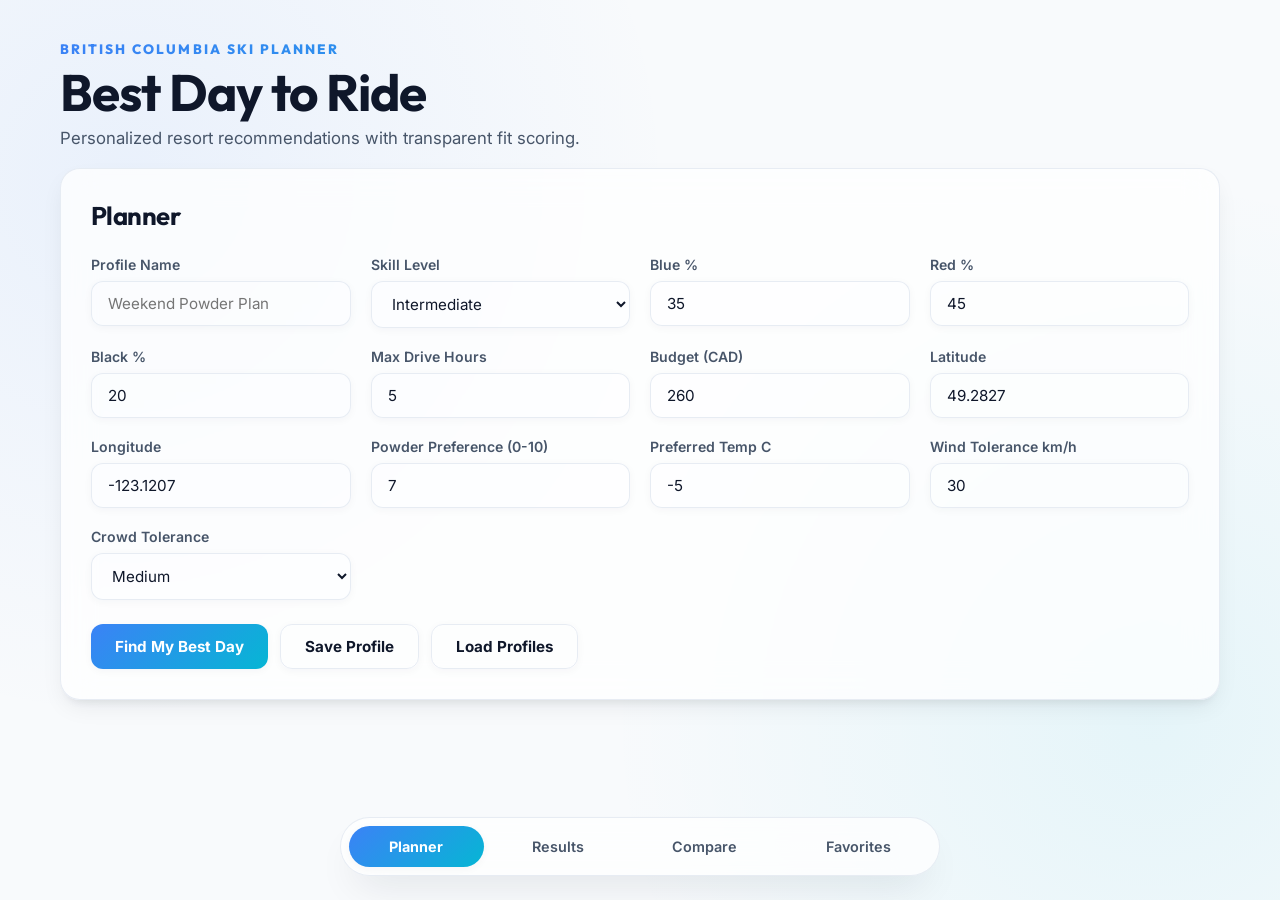
<file: index.html>
<!doctype html>
<html lang="en">
<head>
  <meta charset="utf-8">
  <meta name="viewport" content="width=device-width, initial-scale=1">
  <title>Best Day to Ride Planner</title>
  <link rel="stylesheet" href="/static/styles.css">
</head>
<body>
  <main class="layout">
    <section class="hero">
      <p class="eyebrow">British Columbia Ski Planner</p>
      <h1>Best Day to Ride</h1>
      <p class="subtitle">Personalized resort recommendations with transparent fit scoring.</p>
    </section>

    <section id="tab-planner" class="tab-screen active">
      <section class="panel">
        <h2>Planner</h2>
        <form id="plannerForm" class="form-grid">
          <label>Profile Name <input id="profileName" type="text" placeholder="Weekend Powder Plan"></label>
          <label>Skill Level
            <select id="skillLevel">
              <option value="beginner">Beginner</option>
              <option value="intermediate" selected>Intermediate</option>
              <option value="expert">Expert</option>
            </select>
          </label>
          <label>Blue % <input id="blueMix" type="number" value="35" min="0" max="100"></label>
          <label>Red % <input id="redMix" type="number" value="45" min="0" max="100"></label>
          <label>Black % <input id="blackMix" type="number" value="20" min="0" max="100"></label>
          <label>Max Drive Hours <input id="maxDrive" type="number" value="5" step="0.5" min="0.5"></label>
          <label>Budget (CAD) <input id="budget" type="number" value="260" step="5" min="50"></label>
          <label>Latitude <input id="userLat" type="number" step="0.0001" value="49.2827"></label>
          <label>Longitude <input id="userLon" type="number" step="0.0001" value="-123.1207"></label>
          <label>Powder Preference (0-10) <input id="powderPref" type="number" value="7" min="0" max="10"></label>
          <label>Preferred Temp C <input id="tempPref" type="number" value="-5" step="1"></label>
          <label>Wind Tolerance km/h <input id="windTol" type="number" value="30" min="5" max="80"></label>
          <label>Crowd Tolerance
            <select id="crowdTol">
              <option value="low">Low (avoid crowds)</option>
              <option value="medium" selected>Medium</option>
              <option value="high">High (crowds acceptable)</option>
            </select>
          </label>
        </form>
        <div class="actions">
          <button id="runBtn">Find My Best Day</button>
          <button id="saveProfileBtn" class="secondary">Save Profile</button>
          <button id="loadProfilesBtn" class="secondary">Load Profiles</button>
        </div>
        <p id="statusText" class="status"></p>
      </section>
    </section>

    <section id="tab-results" class="tab-screen">
      <section class="panel">
        <h2>Ranked Recommendations</h2>
        <div id="resultsWrap" class="cards"></div>
      </section>
    </section>

    <section id="tab-compare" class="tab-screen">
      <section class="panel">
        <h2>Top 3 Compare</h2>
        <div id="compareWrap" class="table-wrap"></div>
      </section>
    </section>

    <section id="tab-favorites" class="tab-screen">
      <section class="panel">
        <h2>Favorites / Watchlist</h2>
        <div class="actions">
          <button id="loadFavsBtn" class="secondary">Load Favorites</button>
        </div>
        <div id="favoritesWrap"></div>
      </section>
    </section>
  </main>

  <nav class="tabbar">
    <button class="tab-btn active" data-tab="planner">Planner</button>
    <button class="tab-btn" data-tab="results">Results</button>
    <button class="tab-btn" data-tab="compare">Compare</button>
    <button class="tab-btn" data-tab="favorites">Favorites</button>
  </nav>

  <script>
    const statusText = document.getElementById("statusText");
    const resultsWrap = document.getElementById("resultsWrap");
    const compareWrap = document.getElementById("compareWrap");
    const favoritesWrap = document.getElementById("favoritesWrap");
    const tabButtons = Array.from(document.querySelectorAll(".tab-btn"));
    const tabScreens = {
      planner: document.getElementById("tab-planner"),
      results: document.getElementById("tab-results"),
      compare: document.getElementById("tab-compare"),
      favorites: document.getElementById("tab-favorites"),
    };

    function setTab(tab) {
      for (const [key, screen] of Object.entries(tabScreens)) {
        screen.classList.toggle("active", key === tab);
      }
      for (const btn of tabButtons) {
        btn.classList.toggle("active", btn.dataset.tab === tab);
      }
    }

    tabButtons.forEach(btn => btn.addEventListener("click", () => setTab(btn.dataset.tab)));

    function plannerPayload() {
      return {
        skill_level: document.getElementById("skillLevel").value,
        terrain_mix: {
          blue: Number(document.getElementById("blueMix").value),
          red: Number(document.getElementById("redMix").value),
          black: Number(document.getElementById("blackMix").value),
        },
        max_drive_hours: Number(document.getElementById("maxDrive").value),
        budget_cad: Number(document.getElementById("budget").value),
        user_lat: Number(document.getElementById("userLat").value),
        user_lon: Number(document.getElementById("userLon").value),
        powder_preference: Number(document.getElementById("powderPref").value),
        preferred_temp_c: Number(document.getElementById("tempPref").value),
        wind_tolerance_kmh: Number(document.getElementById("windTol").value),
        crowd_tolerance: document.getElementById("crowdTol").value
      };
    }

    function renderCompare(rows) {
      if (!rows || !rows.length) {
        compareWrap.innerHTML = "<p>No comparison available yet.</p>";
        return;
      }
      compareWrap.innerHTML = `
        <table>
          <thead>
            <tr><th>Resort</th><th>Fit</th><th>Slope km</th><th>Lifts</th><th>Trip Cost</th><th>Drive Hrs</th><th>Best Window</th></tr>
          </thead>
          <tbody>
            ${rows.map(r => `
              <tr>
                <td>${r.name}</td>
                <td>${r.fit_score}</td>
                <td>${r.total_slope_km ?? "N/A"}</td>
                <td>${r.lifts_count ?? "N/A"}</td>
                <td>$${r.total_trip_cad}</td>
                <td>${r.travel_hours ?? "N/A"}</td>
                <td>${r.best_day_window}</td>
              </tr>`).join("")}
          </tbody>
        </table>`;
    }

    function scoreBar(value) {
      const pct = Math.max(0, Math.min(100, Math.round(value * 100)));
      return `<div class="bar"><span style="width:${pct}%"></span></div><small>${pct}%</small>`;
    }

    function renderResults(rows) {
      if (!rows || !rows.length) {
        resultsWrap.innerHTML = "<p>No resorts match these constraints.</p>";
        return;
      }
      resultsWrap.innerHTML = rows.map(row => `
        <article class="card">
          <div class="card-top">
            <h3>#${row.rank} ${row.resort.name}</h3>
            <strong>${row.fit_score} Fit</strong>
          </div>
          <p>${row.why_top}</p>
          <p><b>Best day/time:</b> ${row.best_day_window}</p>
          <p><b>Est. cost:</b> Lift $${row.estimated_cost.day_pass_cad} + Travel $${row.estimated_cost.travel_cad} = <b>$${row.estimated_cost.total_cad}</b></p>
          <p><b>Travel:</b> ${row.estimated_travel.drive_hours ?? "N/A"} hr, ${row.estimated_travel.distance_km ?? "N/A"} km</p>
          <p><b>Terrain:</b> ${row.resort.total_slope_km ?? "N/A"} km total (${row.resort.blue_slope_km ?? "N/A"} blue / ${row.resort.red_slope_km ?? "N/A"} red / ${row.resort.black_slope_km ?? "N/A"} black)</p>
          <div class="score-grid">
            <div>Terrain ${scoreBar(row.score_breakdown.terrain)}</div>
            <div>Skill ${scoreBar(row.score_breakdown.skill)}</div>
            <div>Budget ${scoreBar(row.score_breakdown.budget)}</div>
            <div>Drive ${scoreBar(row.score_breakdown.drive)}</div>
            <div>Crowd ${scoreBar(row.score_breakdown.crowd)}</div>
            <div>Weather ${scoreBar(row.score_breakdown.weather)}</div>
          </div>
          <div class="actions">
            <button class="secondary" onclick="saveFavorite('${row.resort.id}')">Add to Favorites</button>
            <a class="link-btn" href="${row.resort.source_url}" target="_blank" rel="noreferrer">Source</a>
          </div>
        </article>
      `).join("");
    }

    async function runPlanner() {
      statusText.textContent = "Running planner...";
      resultsWrap.innerHTML = "";
      compareWrap.innerHTML = "";
      try {
        const res = await fetch("/api/planner/recommend", {
          method: "POST",
          headers: {"Content-Type": "application/json"},
          body: JSON.stringify(plannerPayload())
        });
        if (!res.ok) throw new Error("Planner request failed");
        const data = await res.json();
        renderCompare(data.compare_top_3);
        renderResults(data.results);
        statusText.textContent = data.alert ? `Done. ${data.alert}` : "Done.";
        setTab("results");
      } catch (err) {
        console.error(err);
        statusText.textContent = "Planner failed. Check server logs.";
      }
    }

    async function saveProfile() {
      const name = document.getElementById("profileName").value.trim();
      if (!name) {
        statusText.textContent = "Enter profile name first.";
        return;
      }
      const res = await fetch("/api/planner/profiles", {
        method: "POST",
        headers: {"Content-Type": "application/json"},
        body: JSON.stringify({name, preferences: plannerPayload()})
      });
      statusText.textContent = res.ok ? `Profile "${name}" saved.` : "Failed to save profile.";
    }

    async function loadProfiles() {
      const res = await fetch("/api/planner/profiles");
      if (!res.ok) {
        statusText.textContent = "Failed to load profiles.";
        return;
      }
      const profiles = await res.json();
      if (!profiles.length) {
        statusText.textContent = "No saved profiles yet.";
        return;
      }
      statusText.textContent = `Saved profiles: ${profiles.map(p => p.name).join(", ")}`;
    }

    async function saveFavorite(resortId) {
      const res = await fetch("/api/planner/favorites", {
        method: "POST",
        headers: {"Content-Type": "application/json"},
        body: JSON.stringify({resort_id: resortId})
      });
      statusText.textContent = res.ok ? "Added to favorites." : "Failed to add favorite.";
    }
    window.saveFavorite = saveFavorite;

    async function loadFavorites() {
      const res = await fetch("/api/planner/favorites");
      if (!res.ok) {
        favoritesWrap.innerHTML = "<p>Failed to load favorites.</p>";
        return;
      }
      const rows = await res.json();
      favoritesWrap.innerHTML = rows.length
        ? `<ul>${rows.map(r => `<li>${r.resort_id}${r.note ? " - " + r.note : ""}</li>`).join("")}</ul>`
        : "<p>No favorites yet.</p>";
    }

    document.getElementById("runBtn").addEventListener("click", runPlanner);
    document.getElementById("saveProfileBtn").addEventListener("click", saveProfile);
    document.getElementById("loadProfilesBtn").addEventListener("click", loadProfiles);
    document.getElementById("loadFavsBtn").addEventListener("click", () => {
      loadFavorites();
      setTab("favorites");
    });
  </script>
</body>
</html>
</file>
<file: static/styles.css>
@import url('https://fonts.googleapis.com/css2?family=Inter:wght@300;400;500;600;700&family=Outfit:wght@400;500;600;700;800&display=swap');

:root {
  /* HSL Color System */
  --bg-app: #f8fafc;
  --bg-card: rgba(255, 255, 255, 0.75);
  --bg-card-hover: rgba(255, 255, 255, 0.9);
  --border-color: rgba(226, 232, 240, 0.8);
  --border-focus: #3b82f6;
  
  --text-primary: #0f172a;
  --text-secondary: #475569;
  --text-muted: #94a3b8;
  
  --accent-primary: #2563eb;
  --accent-secondary: #0d9488;
  --accent-gradient: linear-gradient(135deg, #3b82f6 0%, #06b6d4 100%);
  --accent-gradient-hover: linear-gradient(135deg, #2563eb 0%, #0891b2 100%);
  
  --success: #10b981;
  --warning: #f59e0b;
  --danger: #ef4444;
  
  --shadow-sm: 0 2px 8px rgba(15, 23, 42, 0.04);
  --shadow-md: 0 10px 25px -5px rgba(15, 23, 42, 0.08), 0 8px 10px -6px rgba(15, 23, 42, 0.08);
  --shadow-lg: 0 20px 40px -15px rgba(15, 23, 42, 0.12);
  
  --glass-blur: 16px;
  --radius-lg: 20px;
  --radius-md: 12px;
  --radius-sm: 8px;
}

[data-theme="dark"] {
  --bg-app: #090d16;
  --bg-card: rgba(17, 24, 39, 0.65);
  --bg-card-hover: rgba(24, 32, 49, 0.8);
  --border-color: rgba(37, 50, 77, 0.5);
  --border-focus: #06b6d4;
  
  --text-primary: #f8fafc;
  --text-secondary: #94a3b8;
  --text-muted: #64748b;
  
  --accent-primary: #3b82f6;
  --accent-secondary: #06b6d4;
  --accent-gradient: linear-gradient(135deg, #3b82f6 0%, #8b5cf6 100%);
  --accent-gradient-hover: linear-gradient(135deg, #2563eb 0%, #7c3aed 100%);
  
  --shadow-sm: 0 2px 8px rgba(0, 0, 0, 0.3);
  --shadow-md: 0 10px 25px -5px rgba(0, 0, 0, 0.4), 0 8px 10px -6px rgba(0, 0, 0, 0.4);
  --shadow-lg: 0 20px 40px -15px rgba(0, 0, 0, 0.5);
}

* {
  box-sizing: border-box;
  margin: 0;
  padding: 0;
  transition: background-color 0.3s ease, border-color 0.3s ease, color 0.15s ease;
}

body {
  font-family: 'Inter', system-ui, -apple-system, sans-serif;
  color: var(--text-primary);
  background-color: var(--bg-app);
  min-height: 100vh;
  position: relative;
  overflow-x: hidden;
}

body::before {
  content: "";
  position: absolute;
  top: 0;
  left: 0;
  width: 100%;
  height: 100%;
  background: 
    radial-gradient(circle at 10% 20%, rgba(59, 130, 246, 0.08) 0%, transparent 40%),
    radial-gradient(circle at 90% 80%, rgba(6, 182, 212, 0.08) 0%, transparent 40%);
  z-index: -1;
  pointer-events: none;
}

/* Typography */
h1, h2, h3, h4 {
  font-family: 'Outfit', sans-serif;
  font-weight: 700;
  letter-spacing: -0.02em;
}

/* Layout */
.layout {
  max-width: 1200px;
  margin: 0 auto;
  padding: 40px 20px 120px;
}

/* Header & Theme Toggle */
.header-wrapper {
  display: flex;
  justify-content: space-between;
  align-items: center;
  margin-bottom: 30px;
}

.hero {
  flex-grow: 1;
}

.eyebrow {
  font-family: 'Outfit', sans-serif;
  text-transform: uppercase;
  font-weight: 800;
  font-size: 0.85rem;
  letter-spacing: 0.15em;
  background: var(--accent-gradient);
  -webkit-background-clip: text;
  -webkit-text-fill-color: transparent;
  margin-bottom: 6px;
}

.hero h1 {
  font-size: clamp(2rem, 6vw, 3.2rem);
  line-height: 1.1;
  margin-bottom: 8px;
}

.subtitle {
  font-size: 1.05rem;
  color: var(--text-secondary);
  max-width: 600px;
}

/* Theme Switcher */
.theme-toggle {
  background: var(--bg-card);
  border: 1px solid var(--border-color);
  padding: 10px;
  border-radius: 50%;
  cursor: pointer;
  box-shadow: var(--shadow-sm);
  display: flex;
  align-items: center;
  justify-content: center;
}

.theme-toggle:hover {
  background-color: var(--bg-card-hover);
  transform: scale(1.05);
}

.theme-toggle svg {
  width: 20px;
  height: 20px;
  fill: none;
  stroke: var(--text-primary);
  stroke-width: 2;
  stroke-linecap: round;
  stroke-linejoin: round;
}

/* Tabs & Screens */
.tab-screen {
  display: none;
  animation: fadeIn 0.4s cubic-bezier(0.16, 1, 0.3, 1);
}

.tab-screen.active {
  display: block;
}

@keyframes fadeIn {
  from { opacity: 0; transform: translateY(8px); }
  to { opacity: 1; transform: translateY(0); }
}

/* Panels */
.panel {
  background: var(--bg-card);
  border: 1px solid var(--border-color);
  backdrop-filter: blur(var(--glass-blur));
  -webkit-backdrop-filter: blur(var(--glass-blur));
  border-radius: var(--radius-lg);
  padding: 30px;
  box-shadow: var(--shadow-md);
  margin-top: 20px;
}

.panel h2 {
  font-size: 1.6rem;
  margin-bottom: 24px;
  display: flex;
  align-items: center;
  gap: 10px;
}

/* Forms & Grid */
.form-grid {
  display: grid;
  grid-template-columns: repeat(auto-fill, minmax(220px, 1fr));
  gap: 20px;
  margin-bottom: 24px;
}

.form-group-full {
  grid-column: 1 / -1;
}

label {
  display: flex;
  flex-direction: column;
  gap: 8px;
  font-size: 0.88rem;
  font-weight: 600;
  color: var(--text-secondary);
}

input, select, textarea {
  background: rgba(255, 255, 255, 0.05);
  border: 1px solid var(--border-color);
  border-radius: var(--radius-md);
  padding: 12px 16px;
  font-family: inherit;
  font-size: 0.95rem;
  color: var(--text-primary);
  outline: none;
  box-shadow: var(--shadow-sm);
  background-color: rgba(255, 255, 255, 0.02);
}

[data-theme="light"] input, [data-theme="light"] select, [data-theme="light"] textarea {
  background-color: #ffffff;
}

input:focus, select:focus, textarea:focus {
  border-color: var(--border-focus);
  box-shadow: 0 0 0 3px rgba(59, 130, 246, 0.15);
}

/* Buttons */
button, .link-btn {
  display: inline-flex;
  align-items: center;
  justify-content: center;
  gap: 8px;
  background: var(--accent-gradient);
  color: #fff;
  border: none;
  border-radius: var(--radius-md);
  padding: 12px 24px;
  font-family: inherit;
  font-weight: 700;
  font-size: 0.95rem;
  cursor: pointer;
  box-shadow: var(--shadow-sm);
  text-decoration: none;
}

button:hover, .link-btn:hover {
  background: var(--accent-gradient-hover);
  transform: translateY(-1px);
  box-shadow: var(--shadow-md);
}

button:active, .link-btn:active {
  transform: translateY(1px);
}

button.secondary, .link-btn.secondary {
  background: transparent;
  border: 1px solid var(--border-color);
  color: var(--text-primary);
}

button.secondary:hover, .link-btn.secondary:hover {
  background-color: var(--bg-card-hover);
  border-color: var(--text-secondary);
}

button.danger {
  background: var(--danger);
  color: white;
}

button.danger:hover {
  background: #dc2626;
}

.actions {
  display: flex;
  flex-wrap: wrap;
  gap: 12px;
  margin-top: 20px;
}

.input-with-action {
  display: flex;
  gap: 8px;
}

.input-with-action input {
  flex-grow: 1;
}

/* Terrain Mix Bar */
.terrain-visualizer {
  background: #e2e8f0;
  height: 20px;
  border-radius: var(--radius-sm);
  display: flex;
  overflow: hidden;
  margin-top: 10px;
  box-shadow: inset 0 2px 4px rgba(0,0,0,0.06);
}

[data-theme="dark"] .terrain-visualizer {
  background: #1e293b;
}

.terrain-bar-blue { background: #3b82f6; transition: width 0.3s ease; }
.terrain-bar-red { background: #ef4444; transition: width 0.3s ease; }
.terrain-bar-black { background: #0f172a; transition: width 0.3s ease; }
[data-theme="dark"] .terrain-bar-black { background: #f8fafc; }

.terrain-mix-inputs {
  display: grid;
  grid-template-columns: repeat(3, 1fr);
  gap: 10px;
}

/* Cards & Grid for Results */
.filter-bar {
  display: flex;
  flex-wrap: wrap;
  justify-content: space-between;
  align-items: center;
  gap: 15px;
  margin-bottom: 25px;
  padding-bottom: 15px;
  border-bottom: 1px solid var(--border-color);
}

.filter-controls {
  display: flex;
  gap: 10px;
  align-items: center;
}

.cards {
  display: grid;
  grid-template-columns: repeat(auto-fill, minmax(350px, 1fr));
  gap: 24px;
}

.card {
  background: var(--bg-card);
  border: 1px solid var(--border-color);
  border-radius: var(--radius-lg);
  padding: 24px;
  box-shadow: var(--shadow-sm);
  display: flex;
  flex-direction: column;
  gap: 16px;
  position: relative;
  overflow: hidden;
}

.card:hover {
  background: var(--bg-card-hover);
  transform: translateY(-4px);
  box-shadow: var(--shadow-md);
}

.card-header {
  display: flex;
  justify-content: space-between;
  align-items: flex-start;
  gap: 10px;
}

.card-title-group h3 {
  font-size: 1.35rem;
  line-height: 1.2;
}

.card-rank-badge {
  background: var(--accent-gradient);
  color: white;
  padding: 4px 10px;
  border-radius: 999px;
  font-size: 0.75rem;
  font-weight: 800;
}

.fit-score-badge {
  font-size: 1.1rem;
  font-weight: 800;
  color: var(--accent-primary);
  background: rgba(59, 130, 246, 0.1);
  padding: 6px 12px;
  border-radius: var(--radius-md);
  align-self: flex-start;
}

.card-why {
  font-size: 0.92rem;
  color: var(--text-secondary);
  line-height: 1.5;
  padding: 10px;
  background: rgba(255,255,255,0.03);
  border-left: 3px solid var(--accent-secondary);
  border-radius: 0 var(--radius-sm) var(--radius-sm) 0;
}

.card-details {
  display: flex;
  flex-direction: column;
  gap: 8px;
  font-size: 0.88rem;
  border-bottom: 1px solid var(--border-color);
  padding-bottom: 12px;
}

.detail-row {
  display: flex;
  justify-content: space-between;
}

.detail-label {
  color: var(--text-muted);
}

.detail-value {
  font-weight: 600;
}

/* Score breakdown bar grid */
.score-grid {
  display: grid;
  grid-template-columns: repeat(2, 1fr);
  gap: 12px;
}

.score-item {
  display: flex;
  flex-direction: column;
  gap: 4px;
  font-size: 0.8rem;
  font-weight: 600;
  color: var(--text-secondary);
}

.bar {
  background: #f1f5f9;
  height: 6px;
  border-radius: 999px;
  overflow: hidden;
}

[data-theme="dark"] .bar {
  background: #1e293b;
}

.bar span {
  display: block;
  height: 100%;
  background: var(--accent-gradient);
}

.score-header {
  display: flex;
  justify-content: space-between;
}

/* Comparison Display */
.compare-container {
  display: grid;
  grid-template-columns: repeat(auto-fit, minmax(300px, 1fr));
  gap: 20px;
  margin-top: 10px;
}

.compare-card {
  background: var(--bg-card);
  border: 1px solid var(--border-color);
  border-radius: var(--radius-lg);
  padding: 24px;
  box-shadow: var(--shadow-sm);
  display: flex;
  flex-direction: column;
  gap: 18px;
  position: relative;
}

.compare-card.highlighted {
  border: 2px solid var(--border-focus);
  background: var(--bg-card-hover);
}

.compare-badge {
  position: absolute;
  top: 15px;
  right: 15px;
  padding: 4px 10px;
  border-radius: 999px;
  font-size: 0.75rem;
  font-weight: 700;
  color: white;
}

.compare-badge.best-fit { background: #3b82f6; }
.compare-badge.budget { background: #10b981; }
.compare-badge.closest { background: #f59e0b; }

.compare-resort-name {
  font-size: 1.4rem;
  margin-top: 10px;
}

/* Profile List Modal or Popup styling */
.profile-select-wrapper {
  display: flex;
  gap: 10px;
  margin-bottom: 20px;
}

.profile-dropdown {
  flex-grow: 1;
}

/* Favorites note editing UI */
.favorite-note-box {
  margin-top: 10px;
  width: 100%;
  min-height: 60px;
  resize: vertical;
}

/* Bottom Tab Bar */
.tabbar {
  position: fixed;
  left: 50%;
  transform: translateX(-50%);
  bottom: 24px;
  z-index: 100;
  display: flex;
  gap: 8px;
  padding: 8px;
  border-radius: 999px;
  border: 1px solid var(--border-color);
  background: rgba(255, 255, 255, 0.75);
  backdrop-filter: blur(20px);
  -webkit-backdrop-filter: blur(20px);
  box-shadow: var(--shadow-lg);
  max-width: 600px;
  width: calc(100% - 32px);
}

[data-theme="dark"] .tabbar {
  background: rgba(15, 23, 42, 0.75);
}

.tab-btn {
  border: none;
  background: transparent;
  color: var(--text-secondary);
  font-weight: 600;
  font-size: 0.9rem;
  padding: 12px 20px;
  border-radius: 999px;
  flex-grow: 1;
  display: flex;
  align-items: center;
  justify-content: center;
  gap: 8px;
  box-shadow: none;
}

.tab-btn:hover {
  background-color: rgba(0, 0, 0, 0.05);
  color: var(--text-primary);
  transform: none;
}

[data-theme="dark"] .tab-btn:hover {
  background-color: rgba(255, 255, 255, 0.05);
}

.tab-btn.active {
  color: #fff;
  background: var(--accent-gradient);
  font-weight: 700;
  box-shadow: var(--shadow-sm);
}

.tab-btn.active:hover {
  background: var(--accent-gradient-hover);
  color: #fff;
}

/* Status text styling */
.status {
  padding: 12px 16px;
  border-radius: var(--radius-md);
  font-size: 0.92rem;
  margin-top: 15px;
  display: none;
}

.status.visible {
  display: block;
}

.status.success-style {
  background: rgba(16, 185, 129, 0.1);
  border: 1px solid rgba(16, 185, 129, 0.2);
  color: var(--success);
}

.status.info-style {
  background: rgba(59, 130, 246, 0.1);
  border: 1px solid rgba(59, 130, 246, 0.2);
  color: var(--accent-primary);
}

.status.error-style {
  background: rgba(239, 68, 68, 0.1);
  border: 1px solid rgba(239, 68, 68, 0.2);
  color: var(--danger);
}

/* Responsive design adjustments */
@media (max-width: 768px) {
  .layout {
    padding-bottom: 160px;
  }
  .form-grid {
    grid-template-columns: 1fr 1fr;
  }
  .tabbar {
    border-radius: 0;
    left: 0;
    bottom: 0;
    width: 100%;
    transform: none;
    max-width: none;
  }
  .tab-btn {
    padding: 12px 8px;
    font-size: 0.8rem;
    flex-direction: column;
    gap: 4px;
  }
}

@media (max-width: 480px) {
  .form-grid {
    grid-template-columns: 1fr;
  }
  .cards {
    grid-template-columns: 1fr;
  }
  .score-grid {
    grid-template-columns: 1fr;
  }
}

/* Vibe Cards Selector */
.vibe-grid {
  display: grid;
  grid-template-columns: repeat(auto-fill, minmax(200px, 1fr));
  gap: 15px;
  margin-top: 8px;
}

.vibe-card {
  background: rgba(255, 255, 255, 0.03);
  border: 1px solid var(--border-color);
  border-radius: var(--radius-md);
  padding: 16px;
  cursor: pointer;
  text-align: center;
  transition: all 0.2s cubic-bezier(0.4, 0, 0.2, 1);
  display: flex;
  flex-direction: column;
  align-items: center;
  gap: 8px;
}

[data-theme="light"] .vibe-card {
  background: #ffffff;
}

.vibe-card:hover {
  border-color: var(--text-secondary);
  transform: translateY(-2px);
  box-shadow: var(--shadow-sm);
}

.vibe-card.active {
  border-color: var(--border-focus);
  background: rgba(59, 130, 246, 0.08);
  box-shadow: 0 0 0 2px var(--border-focus);
}

[data-theme="dark"] .vibe-card.active {
  background: rgba(6, 182, 212, 0.12);
}

.vibe-icon {
  font-size: 2rem;
  line-height: 1;
}

.vibe-name {
  font-weight: 700;
  font-size: 0.95rem;
}

.vibe-desc {
  font-size: 0.78rem;
  color: var(--text-secondary);
  line-height: 1.3;
}

/* Collapsible Advanced Section */
.advanced-toggle-btn {
  background: transparent;
  color: var(--text-secondary);
  border: 1px dashed var(--border-color);
  width: 100%;
  padding: 12px;
  border-radius: var(--radius-md);
  font-weight: 600;
  margin-top: 15px;
  box-shadow: none;
  cursor: pointer;
  display: flex;
  align-items: center;
  justify-content: center;
  gap: 8px;
}

.advanced-toggle-btn:hover {
  background: rgba(0, 0, 0, 0.02);
  color: var(--text-primary);
  border-style: solid;
}

[data-theme="dark"] .advanced-toggle-btn:hover {
  background: rgba(255, 255, 255, 0.02);
}

.advanced-section {
  display: none;
  margin-top: 20px;
  padding-top: 20px;
  border-top: 1px dashed var(--border-color);
  animation: slideDown 0.3s cubic-bezier(0.16, 1, 0.3, 1);
}

.advanced-section.visible {
  display: block;
}

@keyframes slideDown {
  from { opacity: 0; transform: translateY(-10px); }
  to { opacity: 1; transform: translateY(0); }
}
</file>
